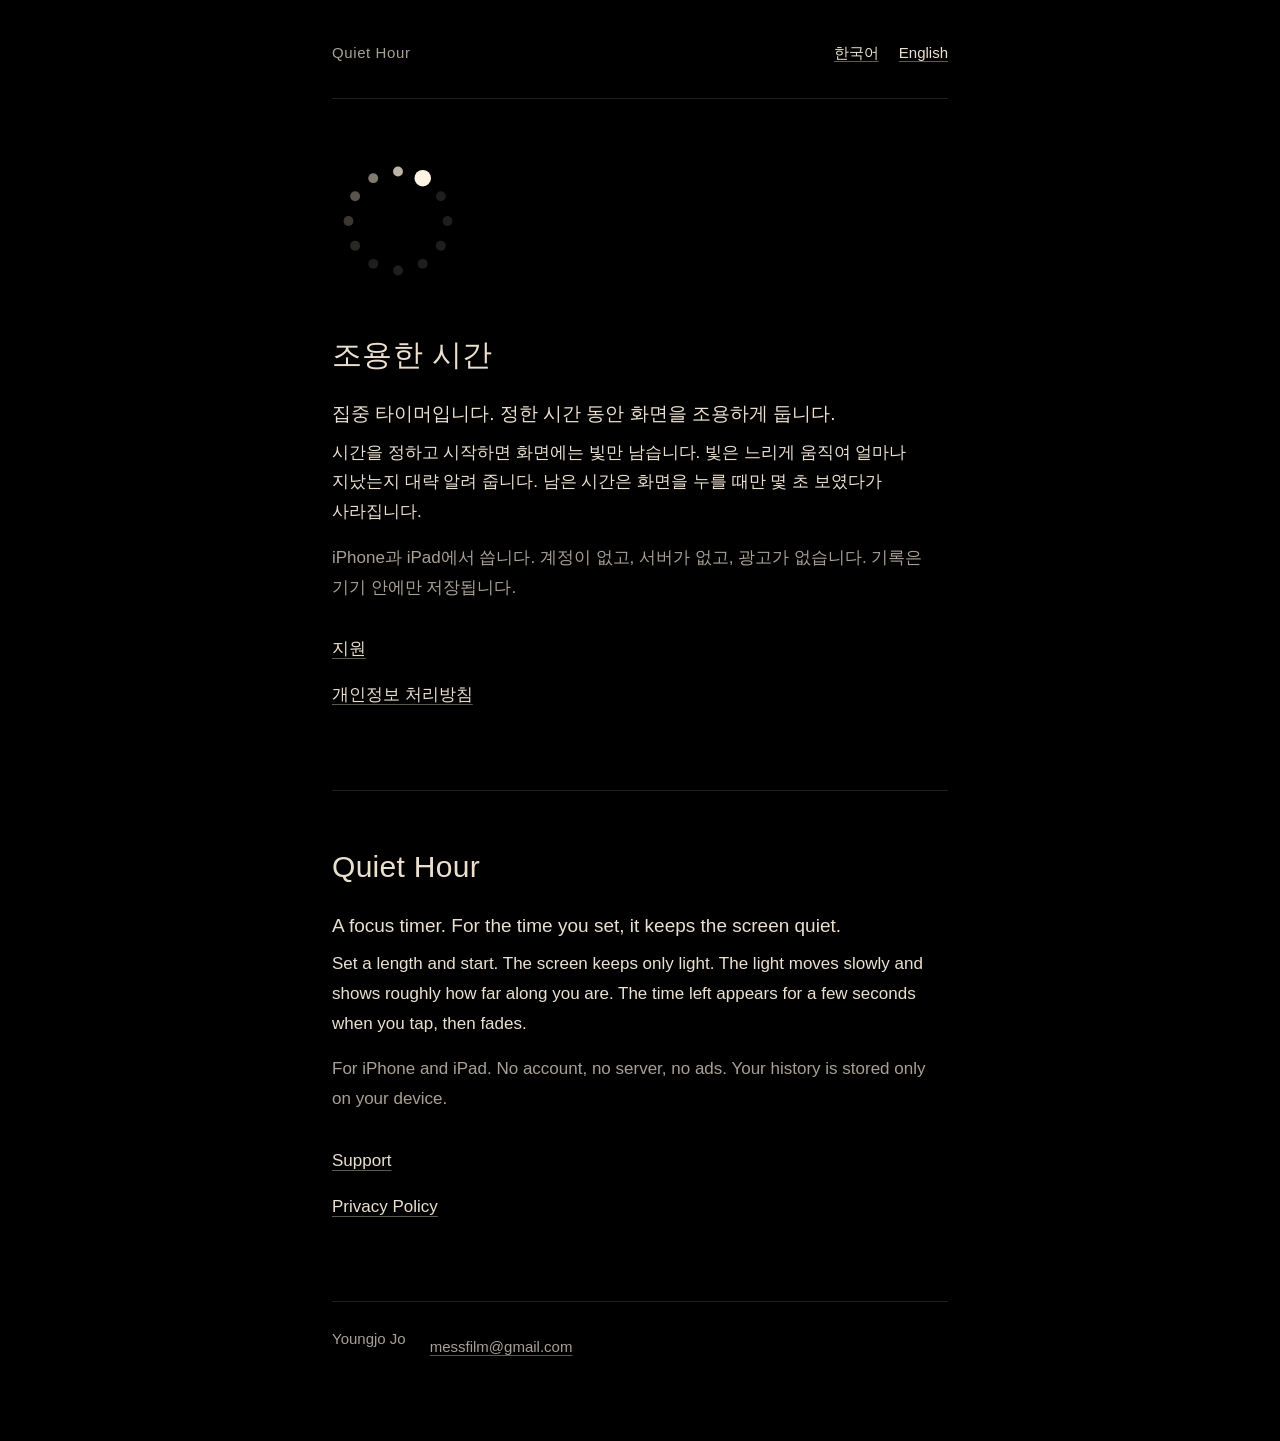
<file: index.html>
<!doctype html>
<html lang="ko">
<head>
<meta charset="utf-8">
<meta name="viewport" content="width=device-width, initial-scale=1, viewport-fit=cover">
<meta name="color-scheme" content="dark">
<meta name="theme-color" content="#000000">
<meta name="referrer" content="no-referrer">
<title>Quiet Hour</title>
<meta name="description" content="한 시간을 조용히, 집중 타이머. A focus timer that stays quiet.">
<link rel="icon" href="data:,">
<link rel="stylesheet" href="style.css">
</head>
<body>
<main>
  <header class="top">
    <span class="name">Quiet Hour</span>
    <nav class="jump" aria-label="언어 · Language">
      <a href="#ko">한국어</a>
      <a href="#en" lang="en">English</a>
    </nav>
  </header>

  <section id="ko" lang="ko">
    <svg class="ring" viewBox="112 112 800 800" aria-hidden="true" focusable="false" fill="#FFF3E2">
      <circle cx="771.8" cy="362.0" r="30" fill-opacity="0.12"/>
      <circle cx="812.0" cy="512.0" r="30" fill-opacity="0.12"/>
      <circle cx="771.8" cy="662.0" r="30" fill-opacity="0.12"/>
      <circle cx="662.0" cy="771.8" r="30" fill-opacity="0.12"/>
      <circle cx="512.0" cy="812.0" r="30" fill-opacity="0.12"/>
      <circle cx="362.0" cy="771.8" r="30" fill-opacity="0.12"/>
      <circle cx="252.2" cy="662.0" r="30" fill-opacity="0.16"/>
      <circle cx="212.0" cy="512.0" r="30" fill-opacity="0.23"/>
      <circle cx="252.2" cy="362.0" r="30" fill-opacity="0.34"/>
      <circle cx="362.0" cy="252.2" r="30" fill-opacity="0.50"/>
      <circle cx="512.0" cy="212.0" r="30" fill-opacity="0.74"/>
      <circle cx="662.0" cy="252.2" r="50"/>
    </svg>
    <h1>조용한 시간</h1>
    <p class="lead">집중 타이머입니다. 정한 시간 동안 화면을 조용하게 둡니다.</p>
    <p>시간을 정하고 시작하면 화면에는 빛만 남습니다. 빛은 느리게 움직여 얼마나 지났는지 대략 알려 줍니다. 남은 시간은 화면을 누를 때만 몇 초 보였다가 사라집니다.</p>
    <p class="note">iPhone과 iPad에서 씁니다. 계정이 없고, 서버가 없고, 광고가 없습니다. 기록은 기기 안에만 저장됩니다.</p>
    <ul class="links">
      <li><a href="support/">지원</a></li>
      <li><a href="privacy/">개인정보 처리방침</a></li>
    </ul>
  </section>

  <section id="en" lang="en">
    <h1>Quiet Hour</h1>
    <p class="lead">A focus timer. For the time you set, it keeps the screen quiet.</p>
    <p>Set a length and start. The screen keeps only light. The light moves slowly and shows roughly how far along you are. The time left appears for a few seconds when you tap, then fades.</p>
    <p class="note">For iPhone and iPad. No account, no server, no ads. Your history is stored only on your device.</p>
    <ul class="links">
      <li><a href="support/">Support</a></li>
      <li><a href="privacy/">Privacy Policy</a></li>
    </ul>
  </section>

  <footer>
    <span>Youngjo Jo</span>
    <a href="mailto:messfilm@gmail.com">messfilm@gmail.com</a>
  </footer>
</main>
</body>
</html>
</file>
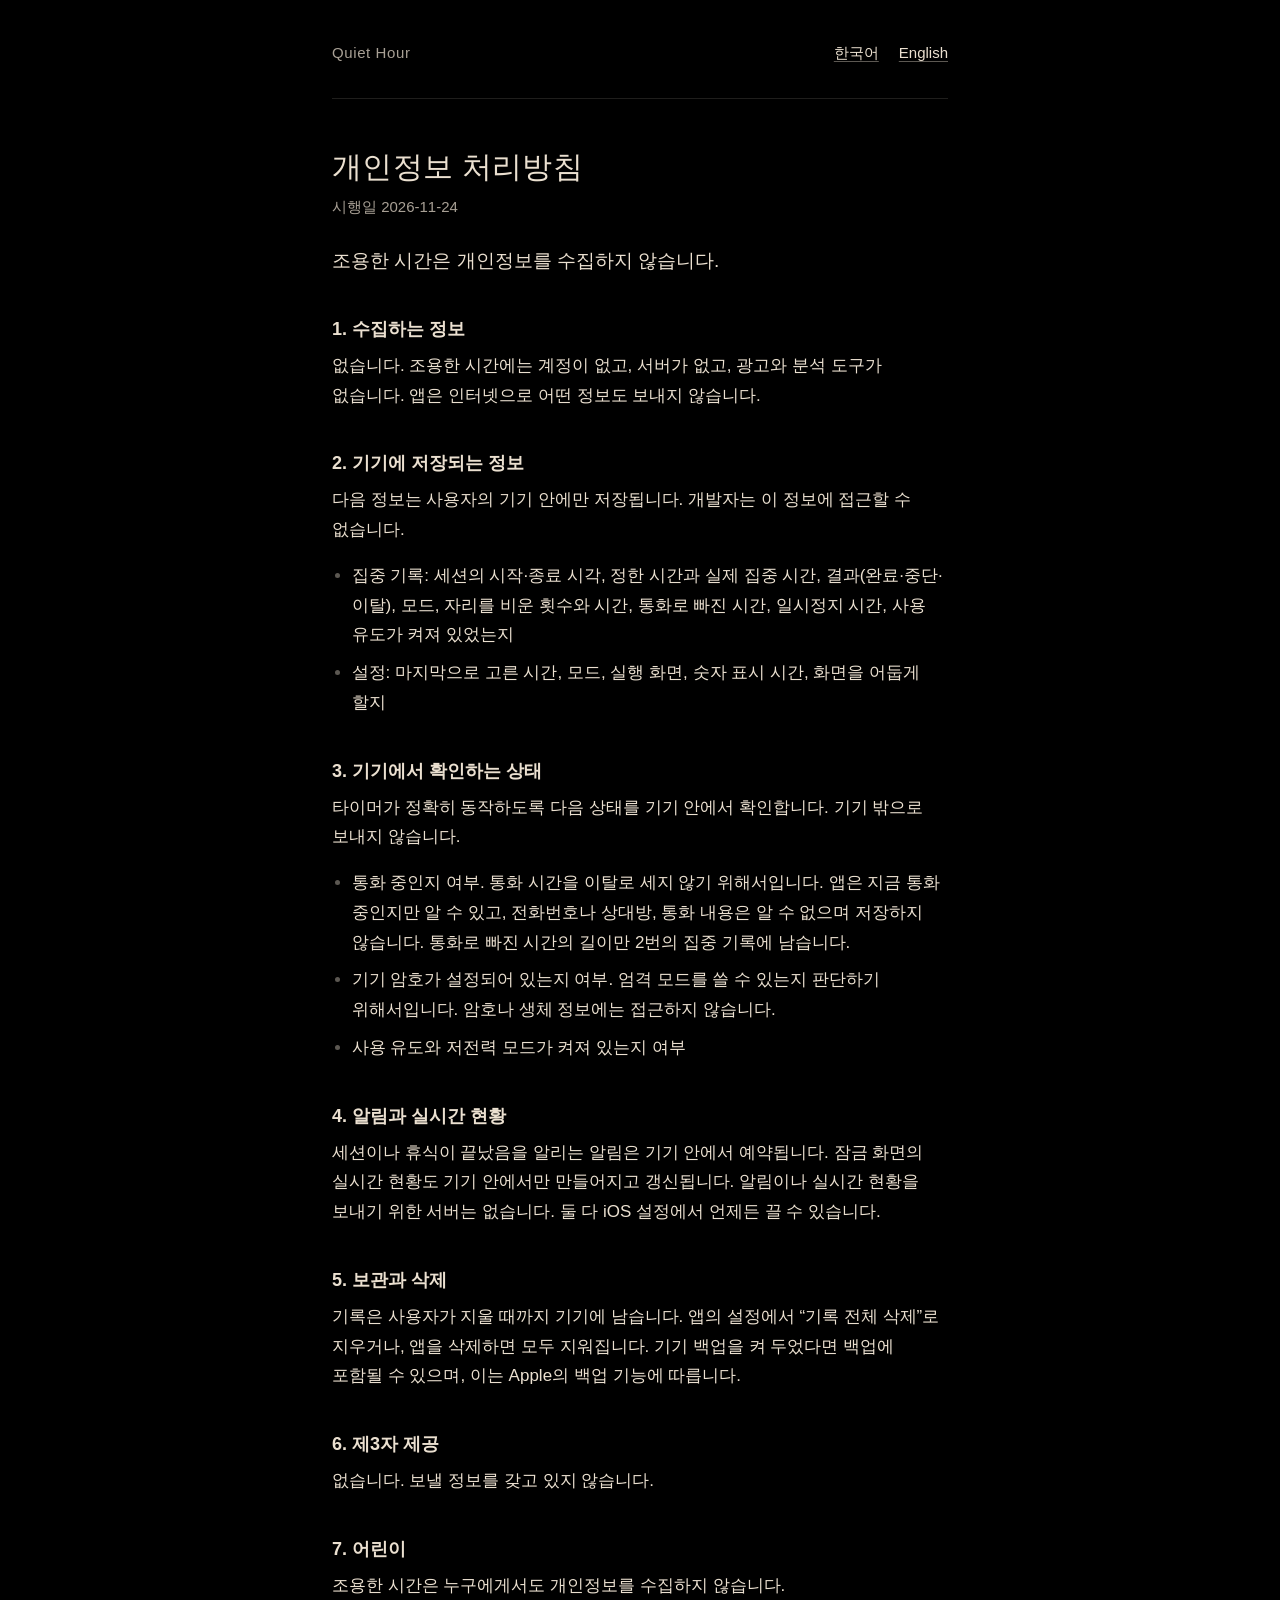
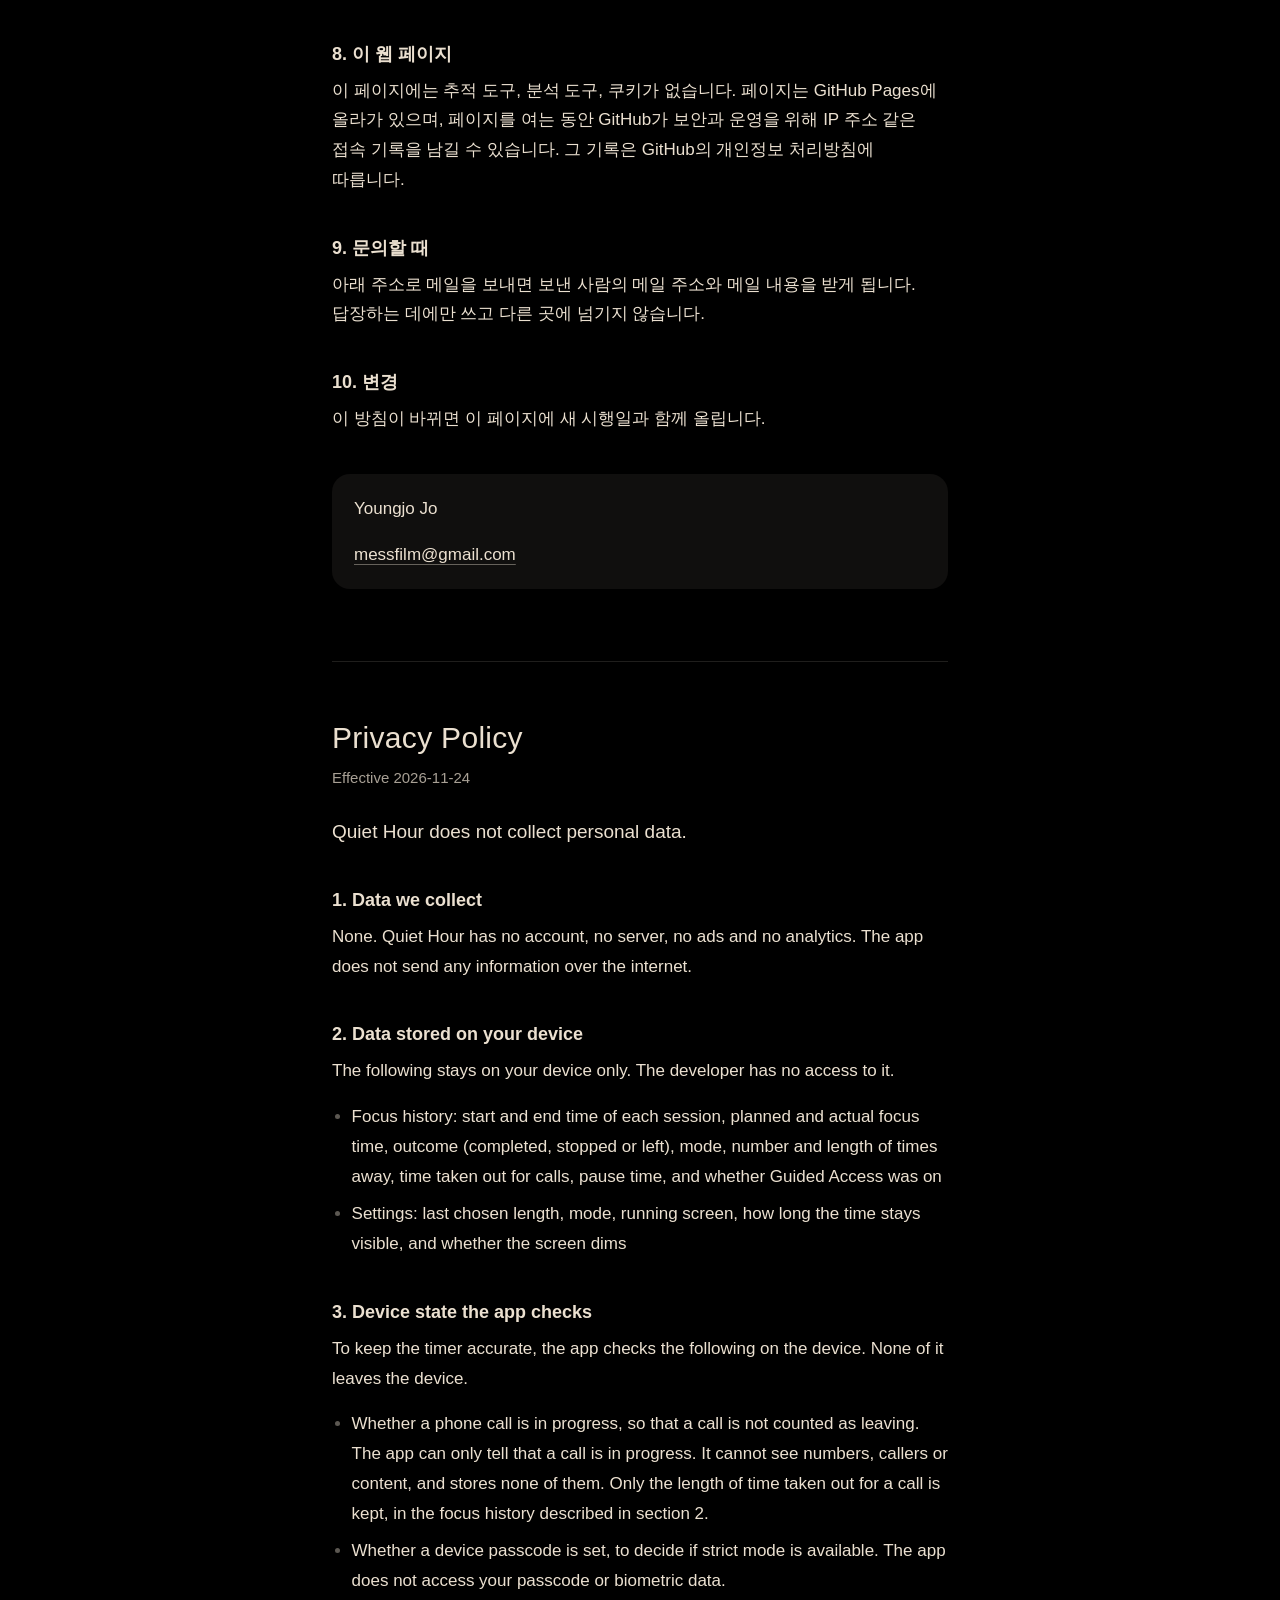
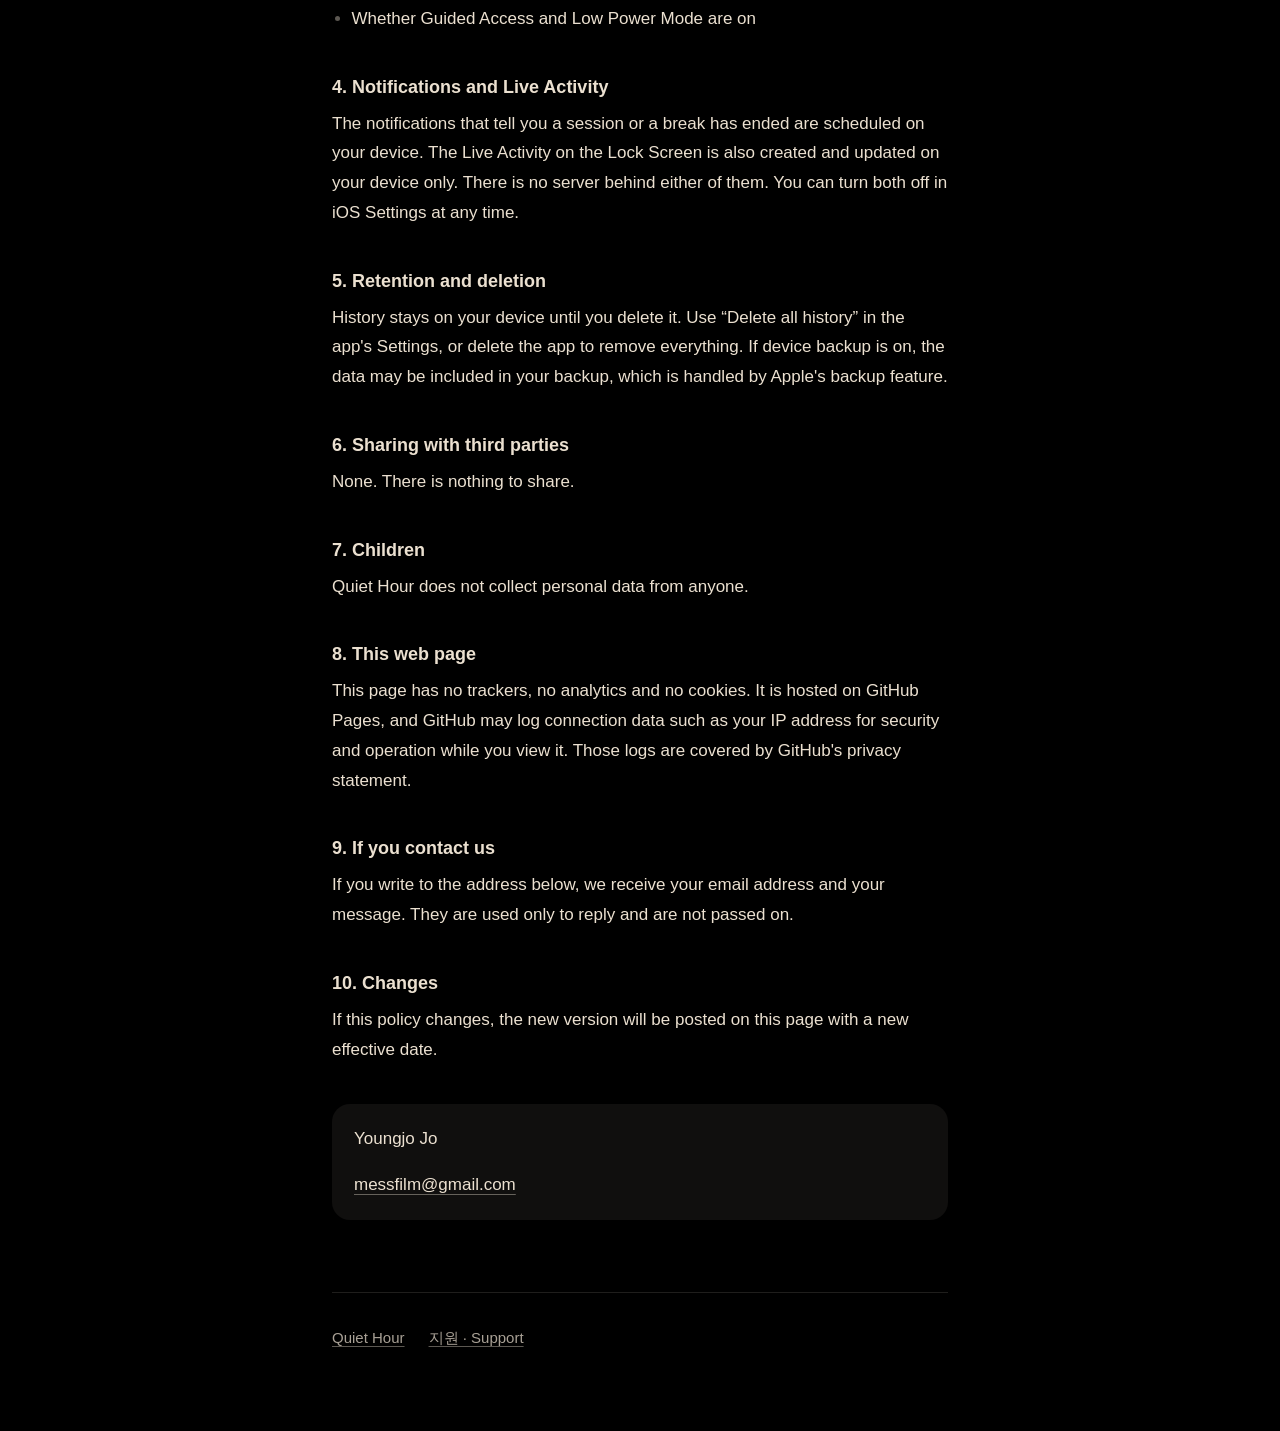
<file: privacy/index.html>
<!doctype html>
<html lang="ko">
<head>
<meta charset="utf-8">
<meta name="viewport" content="width=device-width, initial-scale=1, viewport-fit=cover">
<meta name="color-scheme" content="dark">
<meta name="theme-color" content="#000000">
<meta name="referrer" content="no-referrer">
<title>개인정보 처리방침 · Privacy Policy — Quiet Hour</title>
<meta name="description" content="Quiet Hour는 개인정보를 수집하지 않습니다. Quiet Hour does not collect personal data.">
<link rel="icon" href="data:,">
<link rel="stylesheet" href="../style.css">
</head>
<body>
<main>
  <header class="top">
    <a class="name" href="../">Quiet Hour</a>
    <nav class="jump" aria-label="언어 · Language">
      <a href="#ko">한국어</a>
      <a href="#en" lang="en">English</a>
    </nav>
  </header>

  <section id="ko" lang="ko">
    <h1>개인정보 처리방침</h1>
    <p class="meta">시행일 2026-11-24</p>
    <p class="lead">조용한 시간은 개인정보를 수집하지 않습니다.</p>

    <h2>1. 수집하는 정보</h2>
    <p>없습니다. 조용한 시간에는 계정이 없고, 서버가 없고, 광고와 분석 도구가 없습니다. 앱은 인터넷으로 어떤 정보도 보내지 않습니다.</p>

    <h2>2. 기기에 저장되는 정보</h2>
    <p>다음 정보는 사용자의 기기 안에만 저장됩니다. 개발자는 이 정보에 접근할 수 없습니다.</p>
    <ul>
      <li>집중 기록: 세션의 시작·종료 시각, 정한 시간과 실제 집중 시간, 결과(완료·중단·이탈), 모드, 자리를 비운 횟수와 시간, 통화로 빠진 시간, 일시정지 시간, 사용 유도가 켜져 있었는지</li>
      <li>설정: 마지막으로 고른 시간, 모드, 실행 화면, 숫자 표시 시간, 화면을 어둡게 할지</li>
    </ul>

    <h2>3. 기기에서 확인하는 상태</h2>
    <p>타이머가 정확히 동작하도록 다음 상태를 기기 안에서 확인합니다. 기기 밖으로 보내지 않습니다.</p>
    <ul>
      <li>통화 중인지 여부. 통화 시간을 이탈로 세지 않기 위해서입니다. 앱은 지금 통화 중인지만 알 수 있고, 전화번호나 상대방, 통화 내용은 알 수 없으며 저장하지 않습니다. 통화로 빠진 시간의 길이만 2번의 집중 기록에 남습니다.</li>
      <li>기기 암호가 설정되어 있는지 여부. 엄격 모드를 쓸 수 있는지 판단하기 위해서입니다. 암호나 생체 정보에는 접근하지 않습니다.</li>
      <li>사용 유도와 저전력 모드가 켜져 있는지 여부</li>
    </ul>

    <h2>4. 알림과 실시간 현황</h2>
    <p>세션이나 휴식이 끝났음을 알리는 알림은 기기 안에서 예약됩니다. 잠금 화면의 실시간 현황도 기기 안에서만 만들어지고 갱신됩니다. 알림이나 실시간 현황을 보내기 위한 서버는 없습니다. 둘 다 iOS 설정에서 언제든 끌 수 있습니다.</p>

    <h2>5. 보관과 삭제</h2>
    <p>기록은 사용자가 지울 때까지 기기에 남습니다. 앱의 설정에서 “기록 전체 삭제”로 지우거나, 앱을 삭제하면 모두 지워집니다. 기기 백업을 켜 두었다면 백업에 포함될 수 있으며, 이는 Apple의 백업 기능에 따릅니다.</p>

    <h2>6. 제3자 제공</h2>
    <p>없습니다. 보낼 정보를 갖고 있지 않습니다.</p>

    <h2>7. 어린이</h2>
    <p>조용한 시간은 누구에게서도 개인정보를 수집하지 않습니다.</p>

    <h2>8. 이 웹 페이지</h2>
    <p>이 페이지에는 추적 도구, 분석 도구, 쿠키가 없습니다. 페이지는 GitHub Pages에 올라가 있으며, 페이지를 여는 동안 GitHub가 보안과 운영을 위해 IP 주소 같은 접속 기록을 남길 수 있습니다. 그 기록은 GitHub의 개인정보 처리방침에 따릅니다.</p>

    <h2>9. 문의할 때</h2>
    <p>아래 주소로 메일을 보내면 보낸 사람의 메일 주소와 메일 내용을 받게 됩니다. 답장하는 데에만 쓰고 다른 곳에 넘기지 않습니다.</p>

    <h2>10. 변경</h2>
    <p>이 방침이 바뀌면 이 페이지에 새 시행일과 함께 올립니다.</p>

    <div class="contact">
      <p>Youngjo Jo</p>
      <p><a href="mailto:messfilm@gmail.com">messfilm@gmail.com</a></p>
    </div>
  </section>

  <section id="en" lang="en">
    <h1>Privacy Policy</h1>
    <p class="meta">Effective 2026-11-24</p>
    <p class="lead">Quiet Hour does not collect personal data.</p>

    <h2>1. Data we collect</h2>
    <p>None. Quiet Hour has no account, no server, no ads and no analytics. The app does not send any information over the internet.</p>

    <h2>2. Data stored on your device</h2>
    <p>The following stays on your device only. The developer has no access to it.</p>
    <ul>
      <li>Focus history: start and end time of each session, planned and actual focus time, outcome (completed, stopped or left), mode, number and length of times away, time taken out for calls, pause time, and whether Guided Access was on</li>
      <li>Settings: last chosen length, mode, running screen, how long the time stays visible, and whether the screen dims</li>
    </ul>

    <h2>3. Device state the app checks</h2>
    <p>To keep the timer accurate, the app checks the following on the device. None of it leaves the device.</p>
    <ul>
      <li>Whether a phone call is in progress, so that a call is not counted as leaving. The app can only tell that a call is in progress. It cannot see numbers, callers or content, and stores none of them. Only the length of time taken out for a call is kept, in the focus history described in section 2.</li>
      <li>Whether a device passcode is set, to decide if strict mode is available. The app does not access your passcode or biometric data.</li>
      <li>Whether Guided Access and Low Power Mode are on</li>
    </ul>

    <h2>4. Notifications and Live Activity</h2>
    <p>The notifications that tell you a session or a break has ended are scheduled on your device. The Live Activity on the Lock Screen is also created and updated on your device only. There is no server behind either of them. You can turn both off in iOS Settings at any time.</p>

    <h2>5. Retention and deletion</h2>
    <p>History stays on your device until you delete it. Use “Delete all history” in the app's Settings, or delete the app to remove everything. If device backup is on, the data may be included in your backup, which is handled by Apple's backup feature.</p>

    <h2>6. Sharing with third parties</h2>
    <p>None. There is nothing to share.</p>

    <h2>7. Children</h2>
    <p>Quiet Hour does not collect personal data from anyone.</p>

    <h2>8. This web page</h2>
    <p>This page has no trackers, no analytics and no cookies. It is hosted on GitHub Pages, and GitHub may log connection data such as your IP address for security and operation while you view it. Those logs are covered by GitHub's privacy statement.</p>

    <h2>9. If you contact us</h2>
    <p>If you write to the address below, we receive your email address and your message. They are used only to reply and are not passed on.</p>

    <h2>10. Changes</h2>
    <p>If this policy changes, the new version will be posted on this page with a new effective date.</p>

    <div class="contact">
      <p>Youngjo Jo</p>
      <p><a href="mailto:messfilm@gmail.com">messfilm@gmail.com</a></p>
    </div>
  </section>

  <footer>
    <a href="../">Quiet Hour</a>
    <a href="../support/">지원 · Support</a>
  </footer>
</main>
</body>
</html>
</file>
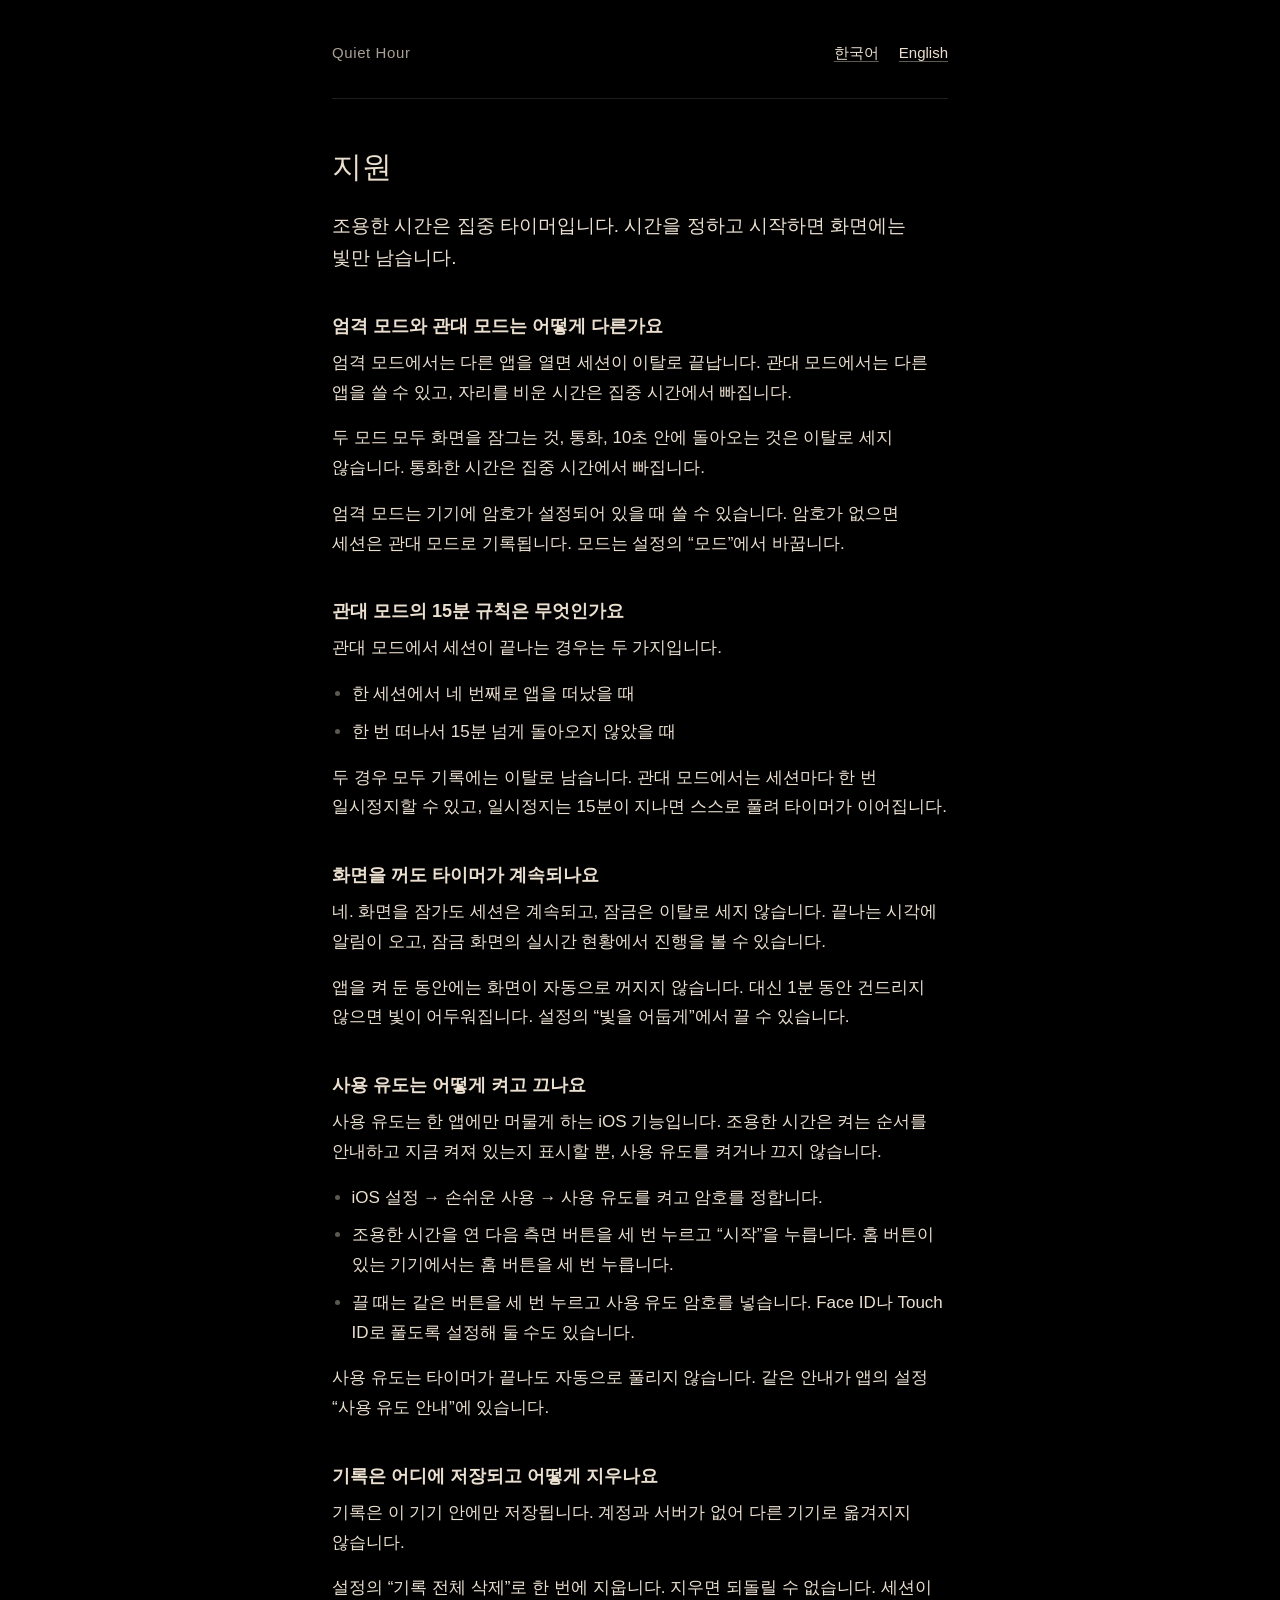
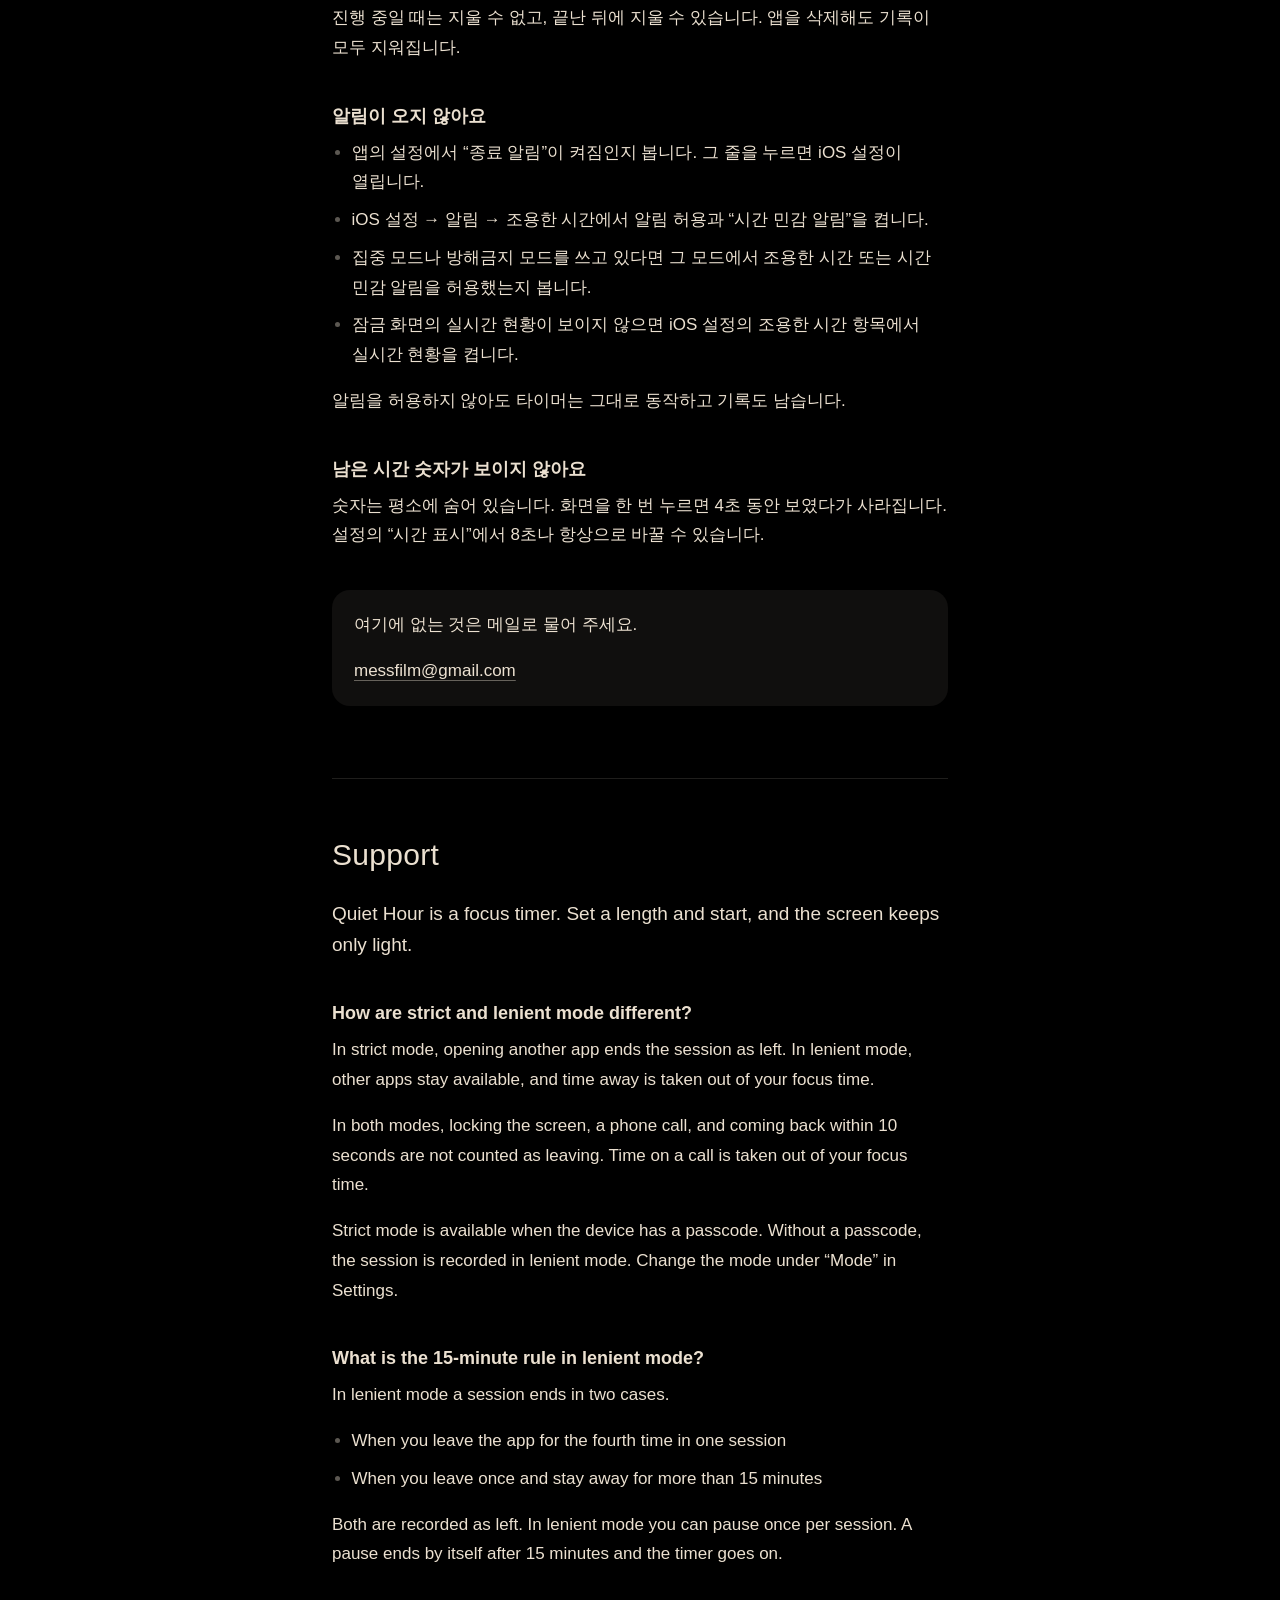
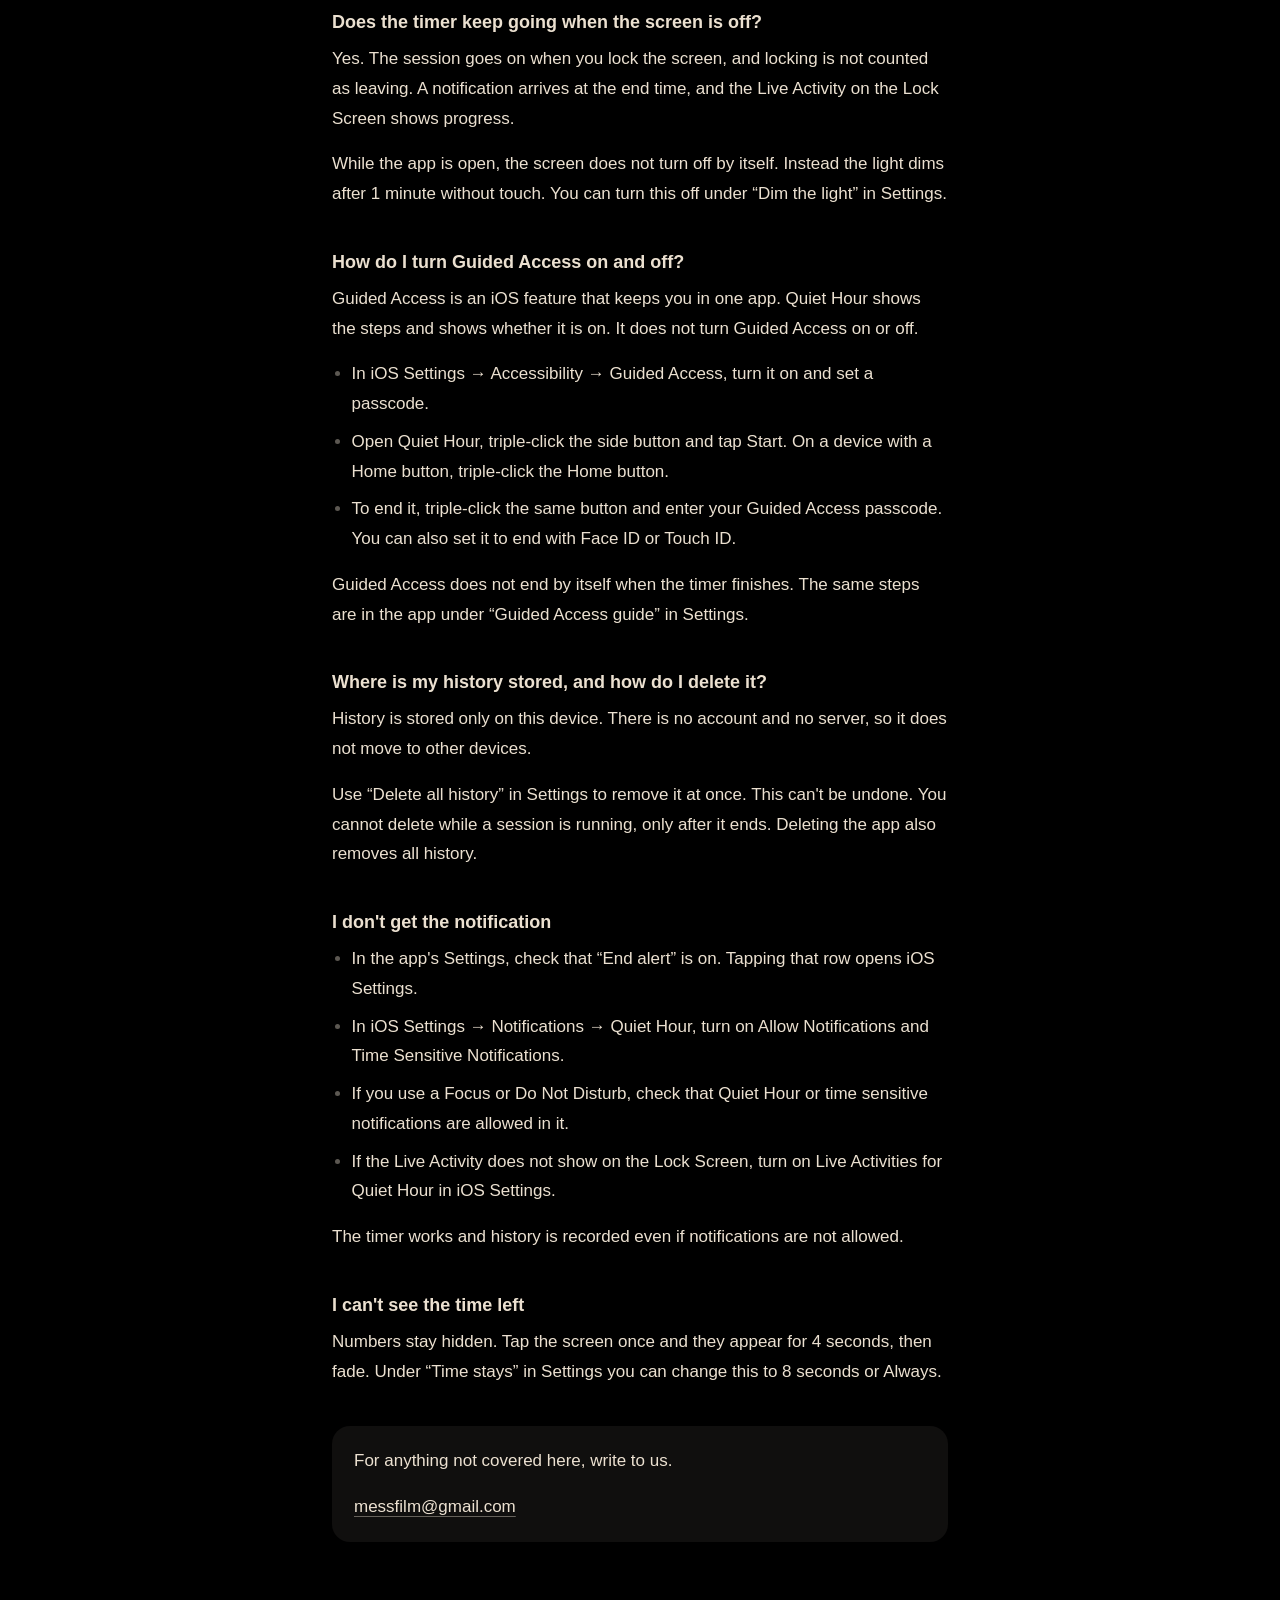
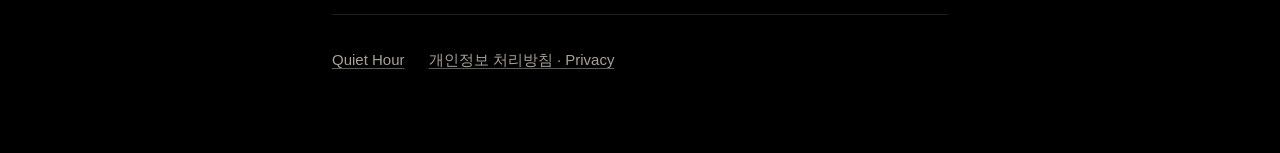
<file: support/index.html>
<!doctype html>
<html lang="ko">
<head>
<meta charset="utf-8">
<meta name="viewport" content="width=device-width, initial-scale=1, viewport-fit=cover">
<meta name="color-scheme" content="dark">
<meta name="theme-color" content="#000000">
<meta name="referrer" content="no-referrer">
<title>지원 · Support — Quiet Hour</title>
<meta name="description" content="Quiet Hour 자주 묻는 것과 연락처. Quiet Hour questions and contact.">
<link rel="icon" href="data:,">
<link rel="stylesheet" href="../style.css">
</head>
<body>
<main>
  <header class="top">
    <a class="name" href="../">Quiet Hour</a>
    <nav class="jump" aria-label="언어 · Language">
      <a href="#ko">한국어</a>
      <a href="#en" lang="en">English</a>
    </nav>
  </header>

  <section id="ko" lang="ko">
    <h1>지원</h1>
    <p class="lead">조용한 시간은 집중 타이머입니다. 시간을 정하고 시작하면 화면에는 빛만 남습니다.</p>

    <h2>엄격 모드와 관대 모드는 어떻게 다른가요</h2>
    <p>엄격 모드에서는 다른 앱을 열면 세션이 이탈로 끝납니다. 관대 모드에서는 다른 앱을 쓸 수 있고, 자리를 비운 시간은 집중 시간에서 빠집니다.</p>
    <p>두 모드 모두 화면을 잠그는 것, 통화, 10초 안에 돌아오는 것은 이탈로 세지 않습니다. 통화한 시간은 집중 시간에서 빠집니다.</p>
    <p>엄격 모드는 기기에 암호가 설정되어 있을 때 쓸 수 있습니다. 암호가 없으면 세션은 관대 모드로 기록됩니다. 모드는 설정의 “모드”에서 바꿉니다.</p>

    <h2>관대 모드의 15분 규칙은 무엇인가요</h2>
    <p>관대 모드에서 세션이 끝나는 경우는 두 가지입니다.</p>
    <ul>
      <li>한 세션에서 네 번째로 앱을 떠났을 때</li>
      <li>한 번 떠나서 15분 넘게 돌아오지 않았을 때</li>
    </ul>
    <p>두 경우 모두 기록에는 이탈로 남습니다. 관대 모드에서는 세션마다 한 번 일시정지할 수 있고, 일시정지는 15분이 지나면 스스로 풀려 타이머가 이어집니다.</p>

    <h2>화면을 꺼도 타이머가 계속되나요</h2>
    <p>네. 화면을 잠가도 세션은 계속되고, 잠금은 이탈로 세지 않습니다. 끝나는 시각에 알림이 오고, 잠금 화면의 실시간 현황에서 진행을 볼 수 있습니다.</p>
    <p>앱을 켜 둔 동안에는 화면이 자동으로 꺼지지 않습니다. 대신 1분 동안 건드리지 않으면 빛이 어두워집니다. 설정의 “빛을 어둡게”에서 끌 수 있습니다.</p>

    <h2>사용 유도는 어떻게 켜고 끄나요</h2>
    <p>사용 유도는 한 앱에만 머물게 하는 iOS 기능입니다. 조용한 시간은 켜는 순서를 안내하고 지금 켜져 있는지 표시할 뿐, 사용 유도를 켜거나 끄지 않습니다.</p>
    <ul>
      <li>iOS 설정 → 손쉬운 사용 → 사용 유도를 켜고 암호를 정합니다.</li>
      <li>조용한 시간을 연 다음 측면 버튼을 세 번 누르고 “시작”을 누릅니다. 홈 버튼이 있는 기기에서는 홈 버튼을 세 번 누릅니다.</li>
      <li>끌 때는 같은 버튼을 세 번 누르고 사용 유도 암호를 넣습니다. Face ID나 Touch ID로 풀도록 설정해 둘 수도 있습니다.</li>
    </ul>
    <p>사용 유도는 타이머가 끝나도 자동으로 풀리지 않습니다. 같은 안내가 앱의 설정 “사용 유도 안내”에 있습니다.</p>

    <h2>기록은 어디에 저장되고 어떻게 지우나요</h2>
    <p>기록은 이 기기 안에만 저장됩니다. 계정과 서버가 없어 다른 기기로 옮겨지지 않습니다.</p>
    <p>설정의 “기록 전체 삭제”로 한 번에 지웁니다. 지우면 되돌릴 수 없습니다. 세션이 진행 중일 때는 지울 수 없고, 끝난 뒤에 지울 수 있습니다. 앱을 삭제해도 기록이 모두 지워집니다.</p>

    <h2>알림이 오지 않아요</h2>
    <ul>
      <li>앱의 설정에서 “종료 알림”이 켜짐인지 봅니다. 그 줄을 누르면 iOS 설정이 열립니다.</li>
      <li>iOS 설정 → 알림 → 조용한 시간에서 알림 허용과 “시간 민감 알림”을 켭니다.</li>
      <li>집중 모드나 방해금지 모드를 쓰고 있다면 그 모드에서 조용한 시간 또는 시간 민감 알림을 허용했는지 봅니다.</li>
      <li>잠금 화면의 실시간 현황이 보이지 않으면 iOS 설정의 조용한 시간 항목에서 실시간 현황을 켭니다.</li>
    </ul>
    <p>알림을 허용하지 않아도 타이머는 그대로 동작하고 기록도 남습니다.</p>

    <h2>남은 시간 숫자가 보이지 않아요</h2>
    <p>숫자는 평소에 숨어 있습니다. 화면을 한 번 누르면 4초 동안 보였다가 사라집니다. 설정의 “시간 표시”에서 8초나 항상으로 바꿀 수 있습니다.</p>

    <div class="contact">
      <p>여기에 없는 것은 메일로 물어 주세요.</p>
      <p><a href="mailto:messfilm@gmail.com">messfilm@gmail.com</a></p>
    </div>
  </section>

  <section id="en" lang="en">
    <h1>Support</h1>
    <p class="lead">Quiet Hour is a focus timer. Set a length and start, and the screen keeps only light.</p>

    <h2>How are strict and lenient mode different?</h2>
    <p>In strict mode, opening another app ends the session as left. In lenient mode, other apps stay available, and time away is taken out of your focus time.</p>
    <p>In both modes, locking the screen, a phone call, and coming back within 10 seconds are not counted as leaving. Time on a call is taken out of your focus time.</p>
    <p>Strict mode is available when the device has a passcode. Without a passcode, the session is recorded in lenient mode. Change the mode under “Mode” in Settings.</p>

    <h2>What is the 15-minute rule in lenient mode?</h2>
    <p>In lenient mode a session ends in two cases.</p>
    <ul>
      <li>When you leave the app for the fourth time in one session</li>
      <li>When you leave once and stay away for more than 15 minutes</li>
    </ul>
    <p>Both are recorded as left. In lenient mode you can pause once per session. A pause ends by itself after 15 minutes and the timer goes on.</p>

    <h2>Does the timer keep going when the screen is off?</h2>
    <p>Yes. The session goes on when you lock the screen, and locking is not counted as leaving. A notification arrives at the end time, and the Live Activity on the Lock Screen shows progress.</p>
    <p>While the app is open, the screen does not turn off by itself. Instead the light dims after 1 minute without touch. You can turn this off under “Dim the light” in Settings.</p>

    <h2>How do I turn Guided Access on and off?</h2>
    <p>Guided Access is an iOS feature that keeps you in one app. Quiet Hour shows the steps and shows whether it is on. It does not turn Guided Access on or off.</p>
    <ul>
      <li>In iOS Settings → Accessibility → Guided Access, turn it on and set a passcode.</li>
      <li>Open Quiet Hour, triple-click the side button and tap Start. On a device with a Home button, triple-click the Home button.</li>
      <li>To end it, triple-click the same button and enter your Guided Access passcode. You can also set it to end with Face ID or Touch ID.</li>
    </ul>
    <p>Guided Access does not end by itself when the timer finishes. The same steps are in the app under “Guided Access guide” in Settings.</p>

    <h2>Where is my history stored, and how do I delete it?</h2>
    <p>History is stored only on this device. There is no account and no server, so it does not move to other devices.</p>
    <p>Use “Delete all history” in Settings to remove it at once. This can't be undone. You cannot delete while a session is running, only after it ends. Deleting the app also removes all history.</p>

    <h2>I don't get the notification</h2>
    <ul>
      <li>In the app's Settings, check that “End alert” is on. Tapping that row opens iOS Settings.</li>
      <li>In iOS Settings → Notifications → Quiet Hour, turn on Allow Notifications and Time Sensitive Notifications.</li>
      <li>If you use a Focus or Do Not Disturb, check that Quiet Hour or time sensitive notifications are allowed in it.</li>
      <li>If the Live Activity does not show on the Lock Screen, turn on Live Activities for Quiet Hour in iOS Settings.</li>
    </ul>
    <p>The timer works and history is recorded even if notifications are not allowed.</p>

    <h2>I can't see the time left</h2>
    <p>Numbers stay hidden. Tap the screen once and they appear for 4 seconds, then fade. Under “Time stays” in Settings you can change this to 8 seconds or Always.</p>

    <div class="contact">
      <p>For anything not covered here, write to us.</p>
      <p><a href="mailto:messfilm@gmail.com">messfilm@gmail.com</a></p>
    </div>
  </section>

  <footer>
    <a href="../">Quiet Hour</a>
    <a href="../privacy/">개인정보 처리방침 · Privacy</a>
  </footer>
</main>
</body>
</html>
</file>
<file: style.css>
/* Quiet Hour — one stylesheet for the three pages. No web fonts, no scripts, no external requests. */
:root {
  color-scheme: dark;
  --bg: #000000;
  --surface: #100f0e;
  --light: 255, 243, 226; /* #FFF3E2 */
  --text: rgba(var(--light), 0.92);
  --secondary: rgba(var(--light), 0.66);
  --faint: rgba(var(--light), 0.36);
  --line: rgba(var(--light), 0.12);
}
* { box-sizing: border-box; }
html { -webkit-text-size-adjust: 100%; text-size-adjust: 100%; scroll-behavior: smooth; }
@media (prefers-reduced-motion: reduce) { html { scroll-behavior: auto; } }
body {
  margin: 0;
  background: var(--bg);
  color: var(--text);
  font: 17px/1.75 -apple-system, BlinkMacSystemFont, "Apple SD Gothic Neo", "Segoe UI", "Noto Sans KR", Roboto, "Helvetica Neue", Arial, sans-serif;
  -webkit-font-smoothing: antialiased;
}
main {
  max-width: 660px;
  margin: 0 auto;
  padding: 32px 22px 72px;
  padding-left: max(22px, env(safe-area-inset-left));
  padding-right: max(22px, env(safe-area-inset-right));
}
[lang="ko"] { word-break: keep-all; overflow-wrap: anywhere; }
[lang="en"] { overflow-wrap: break-word; }

.top {
  display: flex;
  flex-wrap: wrap;
  align-items: baseline;
  justify-content: space-between;
  gap: 8px 24px;
  padding-bottom: 24px;
  border-bottom: 1px solid var(--line);
}
.name { font-size: 15px; letter-spacing: 0.04em; color: var(--secondary); text-decoration: none; }
.jump { display: flex; gap: 20px; font-size: 15px; }

h1 { font-size: 30px; line-height: 1.3; font-weight: 300; letter-spacing: 0.01em; margin: 48px 0 8px; }
h2 { font-size: 18px; line-height: 1.5; font-weight: 600; margin: 40px 0 8px; }
p, ul { margin: 0 0 16px; }
ul { padding-left: 1.15em; }
li { margin-bottom: 8px; }
li::marker { color: var(--faint); }
.lead { font-size: 19px; line-height: 1.65; margin: 24px 0 8px; }
.meta { color: var(--secondary); font-size: 15px; }
.note { color: var(--secondary); }

a { color: var(--text); text-decoration: underline; text-decoration-color: var(--faint); text-underline-offset: 0.22em; }
a:hover { text-decoration-color: var(--text); }
a:focus-visible { outline: 2px solid var(--text); outline-offset: 3px; border-radius: 3px; }
.jump a, .links a { display: inline-block; padding: 8px 0; }

section + section { margin-top: 72px; padding-top: 8px; border-top: 1px solid var(--line); }
.links { list-style: none; padding: 0; margin: 24px 0 0; }
.links li { margin: 0; }
.contact { margin-top: 40px; padding: 20px 22px; background: var(--surface); border-radius: 18px; }
.contact p:last-child { margin-bottom: 0; }

.ring { display: block; width: 132px; height: 132px; margin: 56px 0 8px; }

footer {
  margin-top: 72px;
  padding-top: 24px;
  border-top: 1px solid var(--line);
  color: var(--secondary);
  font-size: 15px;
  display: flex;
  flex-wrap: wrap;
  gap: 4px 24px;
}
footer a { color: var(--secondary); display: inline-block; padding: 8px 0; }

@media (max-width: 420px) {
  body { font-size: 16.5px; }
  h1 { font-size: 27px; margin-top: 40px; }
  .lead { font-size: 18px; }
}
</file>
